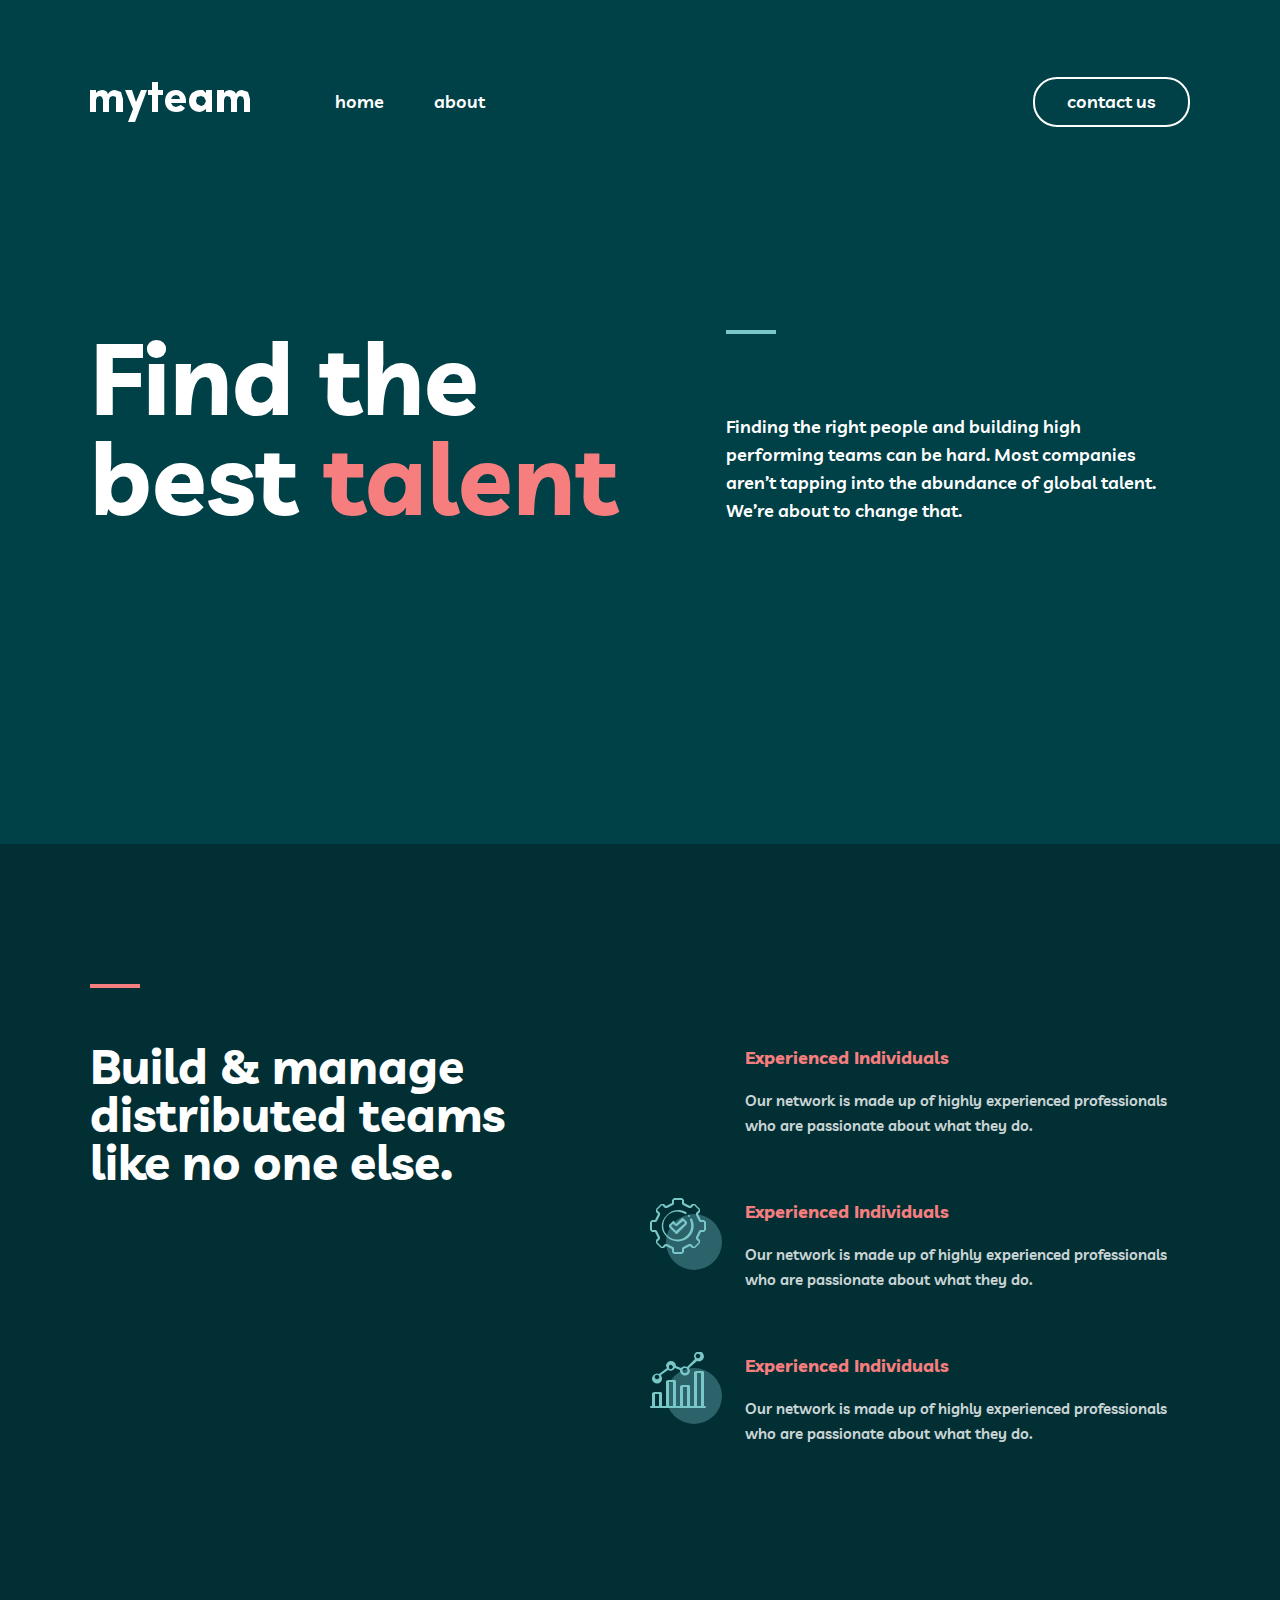
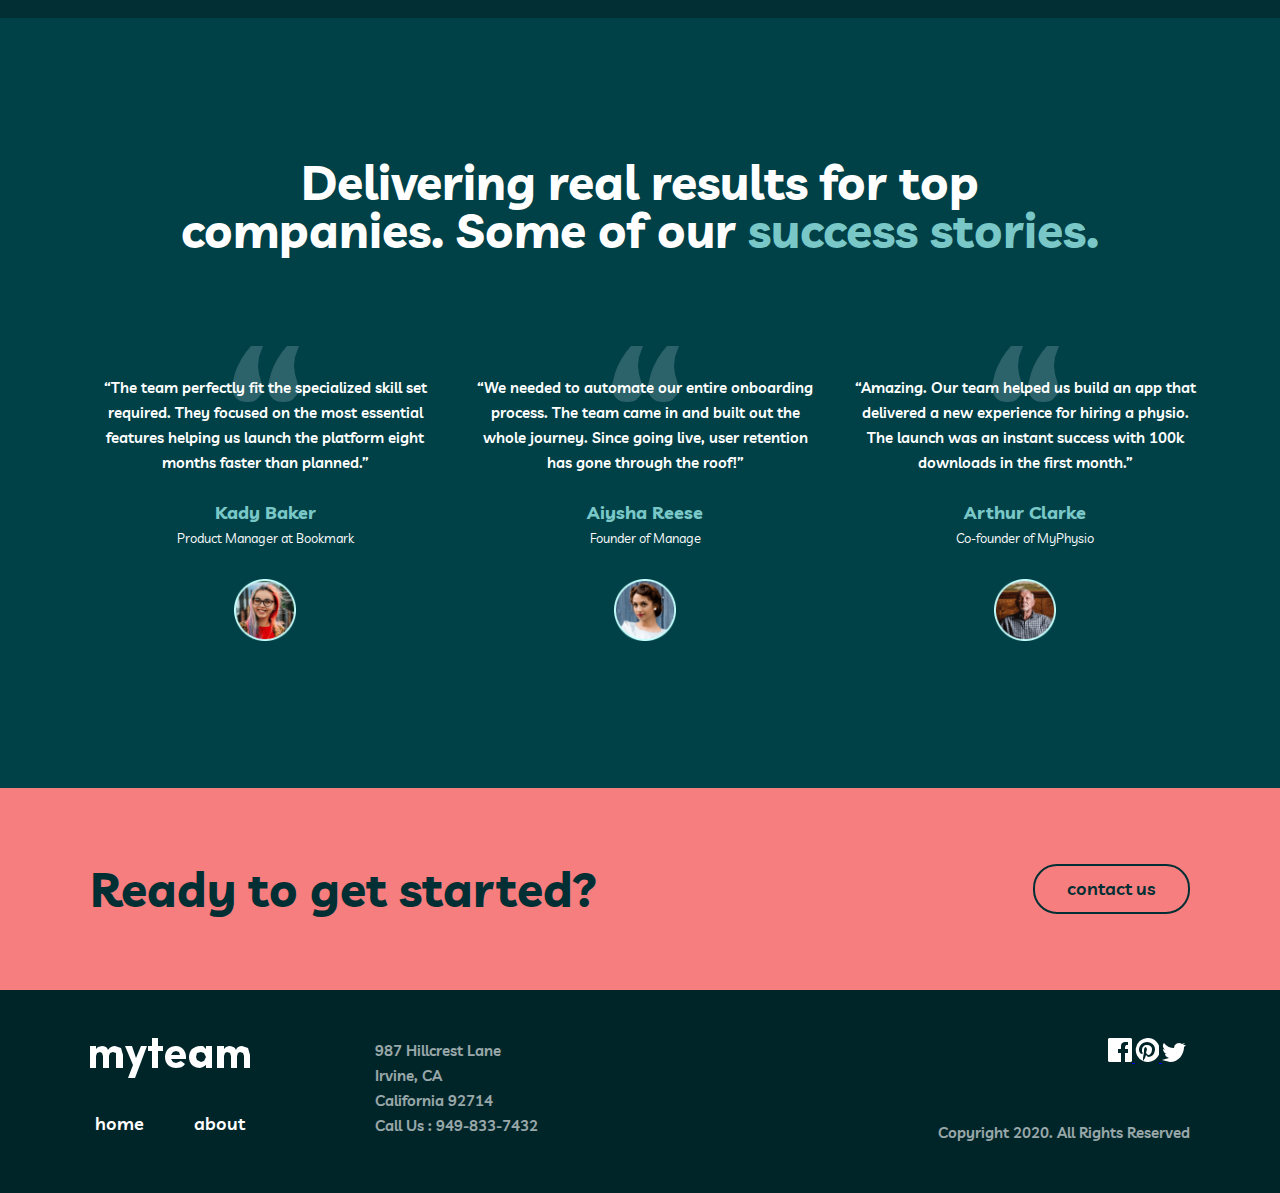
<file: index.html>
<!DOCTYPE html>
<html lang="en">
<head>
    <meta charset="UTF-8">
    <meta http-equiv="X-UA-Compatible" content="IE=edge">
    <meta name="viewport" content="width=device-width, initial-scale=1.0">
    <title>My team</title>
    <!-- Normalize css -->
    <link rel="stylesheet" href="css/normalize.css">
    <!-- Main mini css -->
    <link rel="stylesheet" href="css/main.mini.css">
    <!-- Main css -->
    <!-- <link rel="stylesheet" href="css/main.css"> -->
</head>
<body>
    
    <!-- Header -->
    <header class="header">
        <div class="header-container container">
            <a class="header-logo" href="#">
                <img class="header-logo-img" src="img/logo.svg" alt="logo" width="160" height="40">
            </a>
            
            <nav class="headernav">
                <ul class="headernav-ul">
                    <li class="headernav-li">
                        <a class="header-link" href="index.html">
                            <span></span>
                            <span></span>
                            <span></span>
                            <span></span>
                            home
                        </a>
                    </li>
                    <li class="headernav-li">
                        <a class="header-link" href="about.html" target="_blank">
                            <span></span>
                            <span></span>
                            <span></span>
                            <span></span>
                            about
                        </a>
                    </li>
                </ul>
            </nav>
            <a class="buttom buttom-link" href="contact.html" target="_blank">contact us</a>
            
            <!-- Hamburger button -->
            <a class="hamburger" href="#">
                <img class="hamburger-img" src="img/Group2.svg" alt="Group2" width="20" height="17">
            </a>
            
        </div>
    </header>
    
    <!-- Main -->
    <main class="main">
        
        <!-- Section -->
        <section class="site-section">
            <div class="site-section-container container">
                
                <h1 class="site-section-container-h1">Find the <span class="title">best <span>talent </span></span></h1>
                
                <div class="site-section-container-div">
                    <span class="line"></span>
                    <p class="site-section-container-div-p">
                        Finding the right people and building high performing teams can be hard. Most companies aren’t tapping into the abundance of global talent. We’re about to change that.
                    </p>
                    
                </div>
            </div>
        </section>
        
        <!-- Section -->
        <section class="secondpart">
            <div class="secondpart-div container">
                
                <div class="teams-div">
                    <span class="span-line"></span>
                    <h2 class="teams-div-title">
                        Build & manage distributed teams like no one else.
                    </h2>
                </div>
                
                <ul class="secondpart-div-ul">
                    <li class="secondpart-div-li">
                        <div class="li-div">
                            <h3 class="il-div-h3">Experienced Individuals</h3>
                            <p class="li-div-p">
                                Our network is made up of highly experienced professionals who are passionate about what they do.
                            </p>
                        </div>
                    </li>
                    <li class="secondpart-div-li li1">
                        <div class="li-div">
                            <h3 class="il-div-h3">Experienced Individuals</h3>
                            <p class="li-div-p">
                                Our network is made up of highly experienced professionals who are passionate about what they do.
                            </p>
                        </div>
                    </li>
                    <li class="secondpart-div-li li2">
                        <div class="li-div">
                            <h3 class="il-div-h3">Experienced Individuals</h3>
                            <p class="li-div-p">
                                Our network is made up of highly experienced professionals who are passionate about what they do.
                            </p>
                        </div>
                    </li>
                </ul>
            </div>
        </section>
        
        <!-- Section -->
        <section class="section-campaign">
            <div class="section-campaign-container container">
                <h2 class="section-campaign-h2">
                    Delivering real results for top companies. Some of our 
                    <span class="section-campaign-span">success stories.</span>
                </h2>
                <ul class="section-campaign-ul">
                    <li class="section-campaign-li">
                        <img class="absolute" src="img/“.svg" alt="“" width="67" height="56">
                        <p class="section-campaign-li-p">
                            “The team perfectly fit the specialized skill set required. They focused on the most essential features helping us launch the platform eight months faster than planned.”
                        </p>
                        <h3 class="section-campaign-li-h3">Kady Baker</h3>
                        <p class="section-campaign-lip">Product Manager at Bookmark</p>
                        <img class="section-campaign-li-img" src="img/Oval.png" alt="Oval" width="62" height="62">
                    </li>
                    <li class="section-campaign-li">
                        <img class="absolute" src="img/“.svg" alt="“">
                        <p class="section-campaign-li-p">
                            “We needed to automate our entire onboarding process. The team came in and built out the whole journey. Since going live, user retention has gone through the roof!”
                        </p>
                        <h3 class="section-campaign-li-h3">Aiysha Reese</h3>
                        <p class="section-campaign-lip">Founder of Manage</p>
                        <img class="section-campaign-li-img" src="img/OvalCopy5.png" alt="Oval" width="62" height="62">
                    </li>
                    <li class="section-campaign-li">
                        <img class="absolute" src="img/“.svg" alt="“">
                        <p class="section-campaign-li-p">
                            “Amazing. Our team helped us build an app that delivered a new experience for hiring a physio. The launch was an instant success with 100k downloads in the first month.”
                        </p>
                        <h3 class="section-campaign-li-h3">Arthur Clarke</h3>
                        <p class="section-campaign-lip">Co-founder of MyPhysio</p>
                        <img class="section-campaign-li-img" src="img/OvalCopy6.png" alt="Oval" width="62" height="62">
                    </li>
                </ul>
            </div>
        </section>

        <!-- Section -->
        <section class="section-box">
            <div class="section-box-container container">
                <h2 class="box-h2">Ready to get started?</h2>
                <a class="box-link" href="#">
                    contact us
                </a>
            </div>
        </section>
        
    </main>

    <!-- Footer -->
    <footer class="footer">
        <div class="footer-div-container container">
            <!-- Footerni logo qismi -->
            <div class="footerdiv">
                <div class="footer-logo">
                    <img src="img/logo.svg" alt="logo">
                    <nav class="headernav nav">
                        <ul class="headernavul">
                            <li class="headernavli navli">
                                <a class="header-link" href="index.html">
                                    <span></span>
                                    <span></span>
                                    <span></span>
                                    <span></span>
                                    home
                                </a>
                            </li>
                            <li class="headernavli navli">
                                <a class="header-link" href="about.html" target="_blank">
                                    <span></span>
                                    <span></span>
                                    <span></span>
                                    <span></span>
                                    about
                                </a>
                            </li>
                        </ul>
                    </nav>
                </div>

                <div class="footer_div">
                    <p>987  Hillcrest Lane</p>
                    <p>Irvine, CA</p>
                    <p>California 92714</p>
                    <p>Call Us : 949-833-7432</p>
                </div>
            </div>

            
            <div class="footer-li-div">
                <div class="div">
                    <a class="footer-li-div-a" href="https://www.facebook.com/">
                        <img src="img/fecbook.svg" alt="logo">
                    </a>
                    <a class="footer-li-div-a" href="https://twitter.com/path">
                        <img src="img/Path.svg" alt="logo">
                    </a>
                    <a class="footer-li-div-a" href="https://twitter.com/">
                        <img src="img/twtter.svg" alt="logo">
                    </a>
                </div>
                <p class="p">Copyright 2020. All Rights Reserved</p>
            </div>
        </div>
    </footer>
    
</body>
</html>
</file>
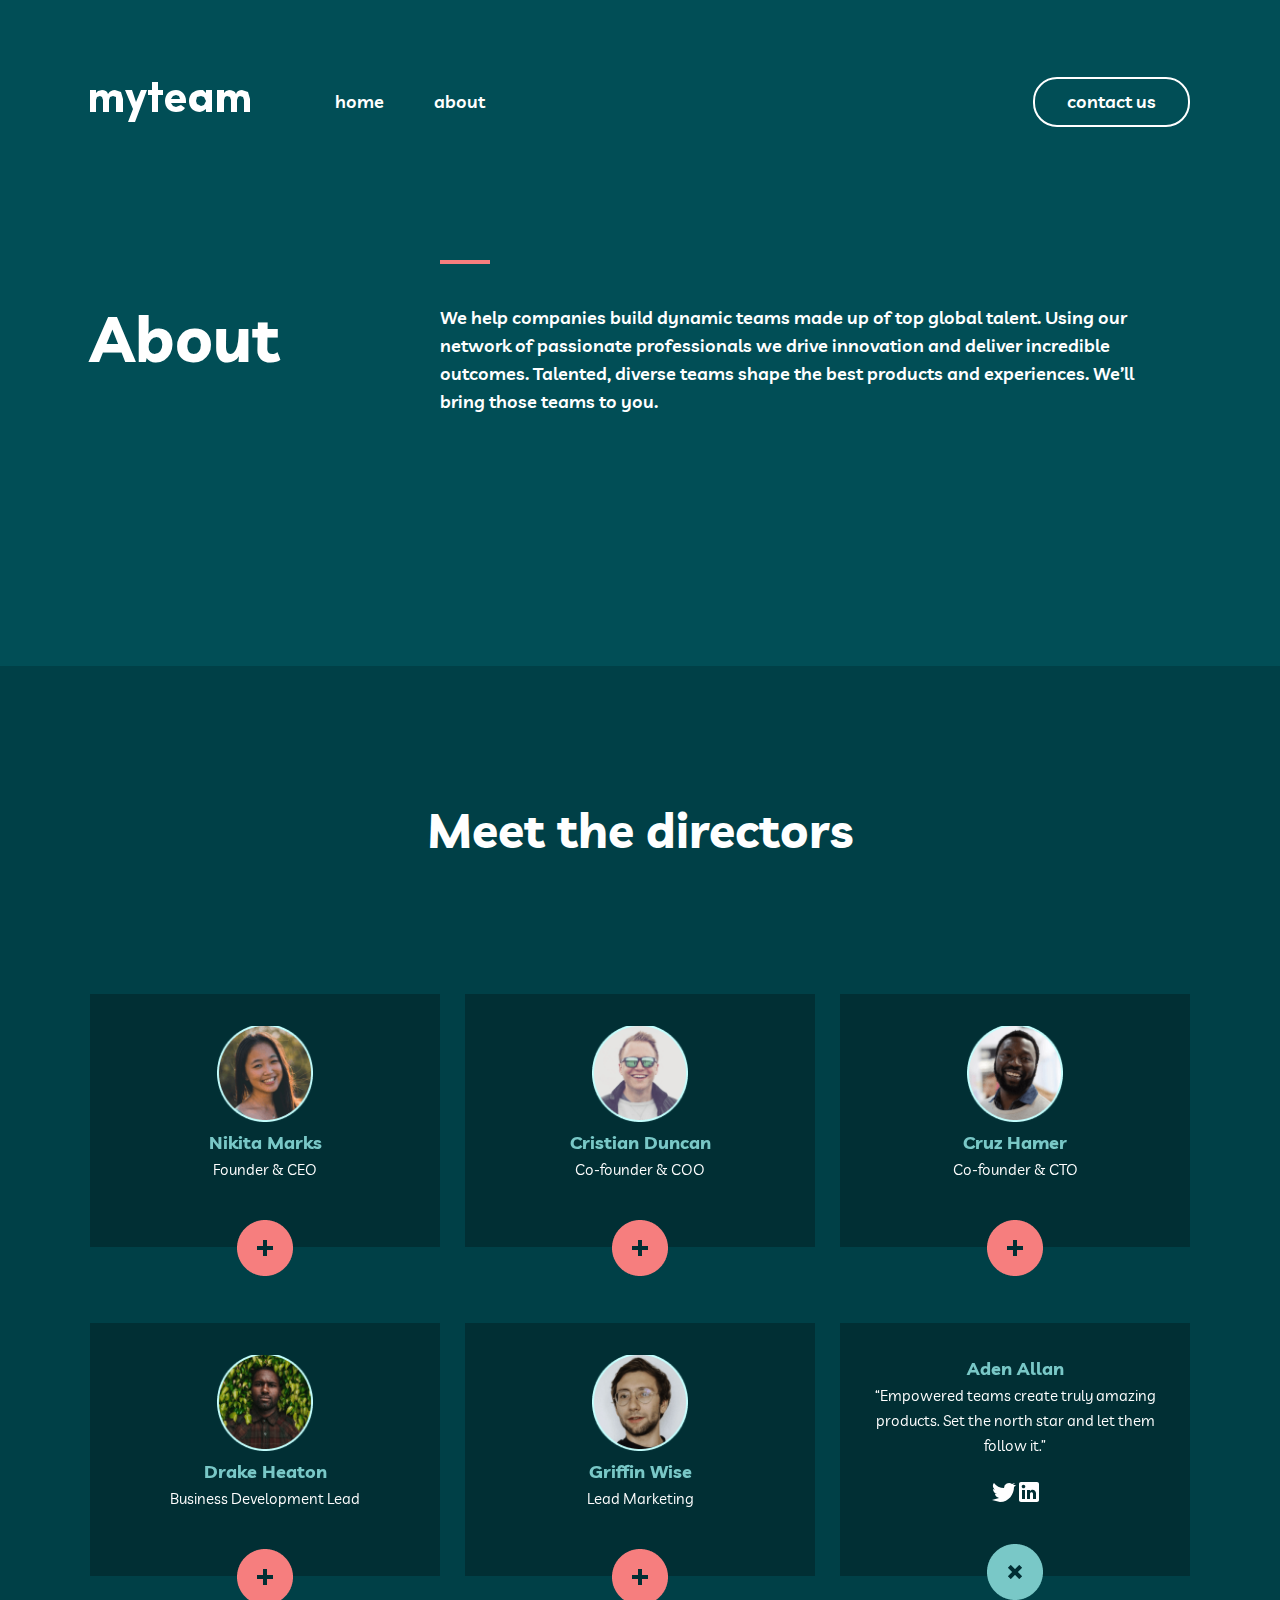
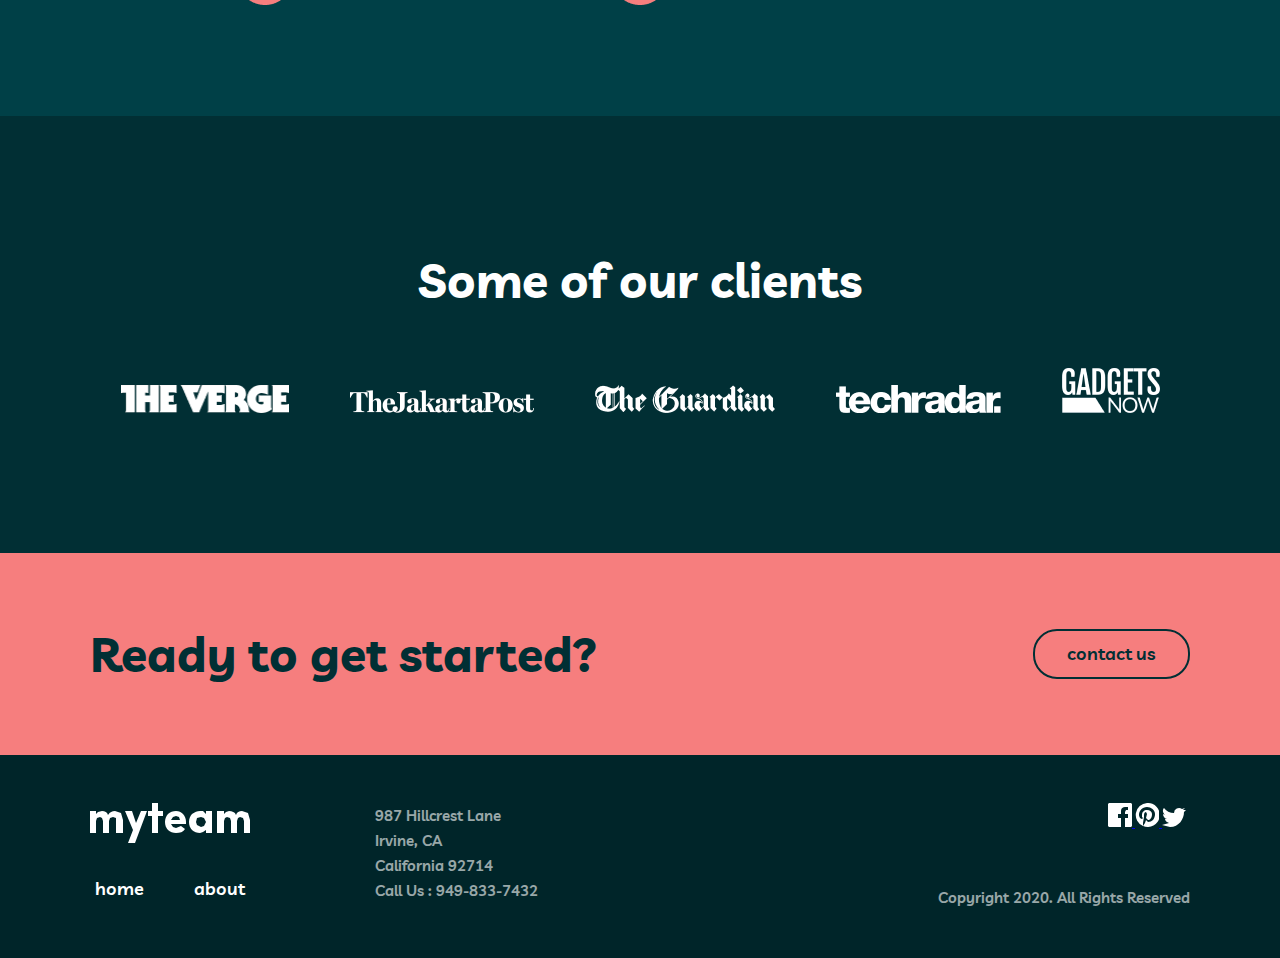
<file: about.html>
<!DOCTYPE html>
<html lang="en">
<head>
    <meta charset="UTF-8">
    <meta http-equiv="X-UA-Compatible" content="IE=edge">
    <meta name="viewport" content="width=device-width, initial-scale=1.0">
    <title>About</title>
    <!-- Normalize css -->
    <link rel="stylesheet" href="css/normalize.css">
    <!-- main mini css -->
    <!-- <link rel="stylesheet" href="css/main.mini2.css"> -->
    <!-- Main css -->
    <link rel="stylesheet" href="css/main2.css">
</head>
<body>
    
    <!-- Header -->
    <header class="header">
        <div class="header-container container">
            <a class="header-logo" href="#">
                <img class="header-logo-img" src="img/logo.svg" alt="logo" width="160" height="40">
            </a>
            
            <nav class="headernav">
                <ul class="headernav-ul">
                    <li class="headernav-li">
                        <a class="header-link" href="index.html" target="_blank">
                            <span></span>
                            <span></span>
                            <span></span>
                            <span></span>
                            home
                        </a>
                    </li>
                    <li class="headernav-li">
                        <a class="header-link" href="about.html" target="_blank">
                            <span></span>
                            <span></span>
                            <span></span>
                            <span></span>
                            about
                        </a>
                    </li>
                </ul>
            </nav>
            <a class="buttom buttom-link" href="contact.html" target="_blank">contact us</a>
            
            <!-- Hamburger button -->
            <a class="hamburger" href="#">
                <img class="hamburger-img" src="img/Group2.svg" alt="Group2" width="20" height="17">
            </a>
            
        </div>
    </header>

    <!-- Main -->
    <main class="main">

        <!-- Section -->
        <section class="site-section">
            <div class="site-section-container container">
                
                <h1 class="site-section-container-h1">About</h1>
                
                <div class="site-section-container-div">
                    <span class="line"></span>
                    <p class="site-section-container-div-p">
                        We help companies build dynamic teams made up of top global talent. Using our network of passionate professionals we drive innovation and deliver incredible outcomes. Talented, diverse teams shape the best products and experiences. We’ll bring those teams to you.
                    </p>
                </div>
            </div>
        </section>

        <!-- Section -->
        <section class="section2">
            <div class="section2-container container">
                <h2 class="section2-h2">Meet the directors</h2>
                <ul class="section2-ul">
                    <li class="section2-li" data-tilt>
                        <img class="section2-img" src="about-img/opa.png" alt="opa" width="96px" height="96">
                        <h4 class="section2-h4">Nikita Marks</h4>
                        <p class="section2-p">Founder & CEO</p>
                        <img src="about-img/Group13.png" alt="Group13" width="56" height="56">
                    </li>
                    <li class="section2-li" data-tilt>
                        <img  class="section2-img"  src="about-img/aka2.png" alt="aka" width="96px" height="96">
                        <h4  class="section2-h4">Cristian Duncan</h4>
                        <p class="section2-p">Co-founder & COO</p>
                        <img src="about-img/Group13.png" alt="Group13" width="56" height="56">
                    </li>
                    <li class="section2-li" data-tilt>
                        <img  class="section2-img"  src="about-img/aka.png" alt="opa" width="96px" height="96">
                        <h4  class="section2-h4">Cruz Hamer</h4>
                        <p class="section2-p">Co-founder & CTO</p>
                        <img src="about-img/Group13.png" alt="Group13" width="56" height="56">
                    </li>
                    <li class="section2-li" data-tilt>
                        <img  class="section2-img"  src="about-img/aka3.png" alt="opa" width="96px" height="96">
                        <h4  class="section2-h4">Drake Heaton</h4>
                        <p class="section2-p">Business Development Lead</p>
                        <img src="about-img/Group13.png" alt="Group13" width="56" height="56">
                    </li>
                    <li class="section2-li" data-tilt>
                        <img  class="section2-img"  src="about-img/aka4.png" alt="opa" width="96px" height="96">
                        <h4  class="section2-h4">Griffin Wise</h4>
                        <p class="section2-p">Lead Marketing</p>
                        <img src="about-img/Group13.png" alt="Group13" width="56" height="56">
                    </li>
                    <li class="section2-li" data-tilt>
                        <h4  class="section2-h4">Aden Allan</h4>
                        <p class="section2p">
                            “Empowered teams create truly amazing products. Set the north star and let them follow it.”
                        </p>
                        <div class="img">
                            <img src="img/twtter.svg" alt="twtter" width="24" height="19">
                            <img src="about-img/in.svg" alt="in" width="20" height="20">
                        </div>
                        <img src="about-img/x.png" alt="Group13" width="56" height="56">
                    </li>
                </ul>
            </div>
        </section>

        <!-- Section -->
        <section class="section3">
            <div class="srction3-div-container container">
                 <h2 class="section3-h2">Some of our clients</h2>
                 <div class="section3-img">
                    <img class="section3img" src="about-img/verge.png" alt="logo" width="168" height="28">
                    <img class="section3img" src="about-img/jakarta.png" alt="logo" width="184" height="23">
                    <img class="section3img" src="about-img/guardian.png" alt="logo" width="180" height="28">
                    <img class="section3img" src="about-img/teachradar.png" alt="logo" width="165" height="28">
                    <img class="img3" src="about-img/gadgets-now.png" alt="logo" width="98" height="45">
                 </div>
            </div>
        </section>

        <!-- Section -->
        <section class="section-box">
            <div class="section-box-container container">
                <h2 class="box-h2">Ready to get started?</h2>
                <a class="box-link" href="contact.html">
                    contact us
                </a>
            </div>
        </section>

    </main>

    <!-- Footer -->
    <footer class="footer">
        <div class="footer-div-container container">
            <!-- Footerni logo qismi -->
            <div class="footerdiv">
                <div class="footer-logo">
                    <img src="img/logo.svg" alt="logo">
                    <nav class="headernav nav">
                        <ul class="headernavul">
                            <li class="headernavli navli">
                                <a class="header-link" href="index.html">
                                    <span></span>
                                    <span></span>
                                    <span></span>
                                    <span></span>
                                    home
                                </a>
                            </li>
                            <li class="headernavli navli">
                                <a class="header-link" href="about.html" target="_blank">
                                    <span></span>
                                    <span></span>
                                    <span></span>
                                    <span></span>
                                    about
                                </a>
                            </li>
                        </ul>
                    </nav>
                </div>

                <div class="footer_div">
                    <p>987  Hillcrest Lane</p>
                    <p>Irvine, CA</p>
                    <p>California 92714</p>
                    <p>Call Us : 949-833-7432</p>
                </div>
            </div>

            
            <div class="footer-li-div">
                <div class="div">
                    <a class="footer-li-div-a" href="https://www.facebook.com/">
                        <img src="img/fecbook.svg" alt="logo">
                    </a>
                    <a class="footer-li-div-a" href="https://twitter.com/path">
                        <img src="img/Path.svg" alt="logo">
                    </a>
                    <a class="footer-li-div-a" href="https://twitter.com/">
                        <img src="img/twtter.svg" alt="logo">
                    </a>
                </div>
                <p class="p">Copyright 2020. All Rights Reserved</p>
            </div>
        </div>
    </footer>

    <script src="vanilla-tilt.babel.min.js"></script>
</body>
</html>
</file>
<file: css/main.mini.css>
@import url(https://fonts.googleapis.com/css2?family=Livvic:wght@600;700&display=swap);body,html{height:100%}.buttom,.header-link{font-weight:600;font-size:18px;line-height:28px;font-style:normal}.li1::before,.li2::before,.secondpart-div-li::before{content:"";width:72px;height:72px;margin-right:23px}.box-link,.buttom-link,.header-link{text-decoration:none;transition:.5s linear}.headernav-ul,.headernavul,.secondpart-div-ul{list-style:none}*{margin:0;padding:0;box-sizing:border-box}html{scroll-behavior:smooth}body{display:flex;flex-direction:column;font-size:15px;line-height:25px;background-color:#004047;font-family:Livvic,Arial,sans-serif;color:#fff}img{max-width:100%;height:auto}.container{width:100%;max-width:1148px;margin-right:auto;margin-left:auto;padding-right:24px;padding-left:24px}.buttom{padding:9px 32px;border-radius:24px}.buttom-link{color:#fff;border:2px solid #fff}.buttom-link:hover{box-shadow:0 0 10px #fff,0 0 20px #fff,0 0 40px #79c8c7;background-color:#fff;color:#002529}.header{padding-top:77px;padding-bottom:133px}.header-container,.site-section-container{display:flex;align-items:center}.header-logo{display:block;margin-right:80px}.header-logo-img{display:block;width:160px;height:40px}.headernav{margin-right:auto}.headernav-ul{display:flex}.headernav-li:last-child,.headernavli:last-child{margin-left:40px}.header-link{position:relative;color:#fff;padding:1px 5px}.il-div-h3,.site-section-container-h1 .title span{color:#f67e7e}.header-link:hover{color:#f67e7e;background-color:#fff;box-shadow:0 0 10px #fff,0 0 20px #00b3ff,0 0 40px #00b3ff}.header-link span{display:block;position:absolute;background-color:#f67e7e;transition:.4s ease-in-out}.header-link span:nth-child(odd){width:0%;height:2px}.header-link span:nth-child(2n){width:2px;height:0%}.header-link span:first-child{left:0;bottom:0}.header-link span:nth-child(2){right:0;bottom:0}.header-link span:nth-child(3){right:0;top:0}.header-link span:nth-child(4){top:0;left:0}.header-link:hover span:nth-child(odd){width:100%;height:1px}.header-link:hover span:nth-child(2n){width:1px;height:100%}.hamburger{display:none}.hamburger-img{display:block;background:0 0;border:none}@media only screen and (max-width:768px){.header{width:100%;padding-top:72px;padding-bottom:120px}.header-logo{display:block;margin-right:48px}.header-logo-img{width:127px;height:34px}.buttom-link:hover{background-color:transparent;color:#fff}.header-link span{display:none}.header-link:hover{color:#fff;background-color:#004047;box-shadow:0 0 0 #fff,0 0 0 #00b3ff,0 0 0 #00b3ff}}.line,.title{display:block}.site-section{padding-bottom:250px}.site-section-container-h1{width:636px;display:block;font-style:normal;font-weight:700;font-size:100px;line-height:100px}.line{width:50px;height:4px;margin-bottom:79px;background-color:#79c8c7}.site-section-container-div-p{width:445px;font-style:normal;font-weight:600;font-size:18px;line-height:28px}.il-div-h3,.teams-div-title{font-weight:700;font-style:normal}@media only screen and (max-width:768px){.site-section-container{width:100%;display:flex;flex-direction:column;text-align:center;align-items:center}.site-section-container-h1{font-size:64px;line-height:56px;margin-bottom:24px}.line{display:none}.site-section-container-div-p{width:457px;font-size:15px;line-height:28px}}.secondpart{padding-top:140px;padding-bottom:140px;background-color:#012f34}.secondpart-div{display:flex;align-items:flex-start;justify-content:space-between}.span-line{width:50px;height:4px;display:block;margin-bottom:54px;background-color:#f67e7e}.li-div,.teams-div{width:445px}.teams-div-title{font-size:48px;line-height:48px}.secondpart-div-li{width:540px;display:flex;margin-top:60px;margin-bottom:32px}.secondpart-div-li::before{display:block}.li1::before{display:block;background-image:url(../img/Group12.svg)}.li2::before{display:block;background-image:url(../img/Group13.svg)}.il-div-h3{margin-bottom:16px;font-size:18px;line-height:28px}.li-div-p{font-style:normal;font-weight:600;font-size:15px;line-height:25px;opacity:.8}@media only screen and (max-width:768px){.secondpart{padding-top:100px;padding-bottom:100px}.secondpart-div{display:block;padding-left:98px}.span-line{margin-bottom:32px}.teams-div{margin-bottom:64px}.teams-div-title{font-size:32px;line-height:32px}}.section-campaign{padding-top:140px;padding-bottom:140px;background-color:#004047}.section-campaign-container{text-align:center}.section-campaign-h2{width:932px;margin-left:auto;margin-right:auto;font-style:normal;font-weight:700;font-size:48px;line-height:48px}.section-campaign-span{color:#79c8c7}.section-campaign-ul{display:flex;margin-top:92px;list-style:none}.section-campaign-li:not(:last-child){margin-right:30px}.absolute{margin-bottom:-34px}.section-campaign-li-p{width:350px;font-style:normal;font-weight:600;font-size:15px;line-height:25px;margin-bottom:24px}.section-campaign-li-h3{font-style:normal;font-weight:700;font-size:18px;line-height:28px;color:#79c8c7;margin-bottom:2px}.box-h2,.box-link{font-style:normal;color:#012f34}.section-campaign-lip{width:350px;top:150px;font-size:13px;line-height:18px;margin-bottom:32px}.section-campaign-li-img{width:62px;height:62px}@media only screen and (max-width:768px){.section-campaign{padding-top:100px;padding-bottom:100px}.section-campaign-h2{width:573px;font-size:32px;line-height:32px}.section-campaign-span{display:block}.section-campaign-ul{margin-left:auto;display:block;margin-top:84px;list-style:none}.section-campaign-li:not(:last-child){margin-bottom:84px;margin-left:auto;margin-right:auto}.absolute{margin-bottom:-35px}.section-campaign-li-p,.section-campaign-lip{margin-left:auto;margin-right:auto;margin-bottom:16px}.section-campaign-li-p{width:573px}.section-campaign-lip{width:350px}}@media only screen and (max-width:576px){.header{width:100%;padding-top:48px;padding-bottom:80px}.buttom,.headernav-ul,.line{display:none}.hamburger{display:block}.hamburger-img{border:none;display:block;margin-left:auto;background:0 0}.site-section-container{width:100%;display:flex;flex-direction:column;text-align:center}.site-section-container-h1{width:100%;max-width:327px;font-size:40px;line-height:40px;margin-bottom:18px}.site-section-container-div-p{width:100%;max-width:327px;font-size:15px;line-height:28px}.secondpart{padding-top:64px;padding-bottom:64px}.secondpart-div{padding-left:24px;padding-right:24px;display:block}.teams-div{width:240px;margin-bottom:56px}.teams-div-title{font-style:normal;font-weight:700;font-size:48px;line-height:48px}.secondpart-div-ul{list-style:none}.secondpart-div-li{width:100%;max-width:327px;display:block;text-align:center;margin:56px auto 48px}.secondpart-div-li::before{margin-left:auto;margin-right:auto}.li1::before,.li2::before{margin-right:auto}.li-div{width:100%;max-width:325px}.il-div-h3{margin-bottom:8px;margin-left:auto}.section-campaign{padding-bottom:164px;background-color:#004047}.section-campaign-container{text-align:center}.section-campaign-h2{width:100%;max-width:327px;font-size:32px;line-height:32px}.section-campaign-span{display:inline}.section-campaign-ul{display:block;margin-top:92px;list-style:none}.section-campaign-li:not(:last-child){margin-bottom:48px}.absolute{margin-bottom:-30px}.section-campaign-li-p,.section-campaign-lip{width:100%;max-width:350px;margin-bottom:16px}}.section-box{background-color:#f67e7e}.section-box-container{display:flex;align-items:center;justify-content:space-between;padding-top:76px;padding-bottom:76px}.box-h2{font-weight:700;font-size:48px;line-height:48px}.box-link{padding:9px 32px;font-weight:600;font-size:18px;line-height:28px;border:2px solid #012f34;border-radius:24px}.box-link:hover{color:#fff;box-shadow:0 0 10px #fff,0 0 20px #ff5d5d,0 0 100px red;background-color:#002529}.footerdiv,.headernavul{display:flex}.footer_div,.p{font-style:normal;font-weight:600;font-size:15px;line-height:25px;opacity:.6}.footer{padding-top:48px;padding-bottom:48px;background-color:#002529}.footer-div-container{display:flex;justify-content:space-between}.nav{margin-top:25px}.footer-logo{margin-right:125px}.footer_div{margin-left:auto;text-align:left}.div{margin-left:170px}.p{margin-top:51px}@media only screen and (max-width:768px){.section-box{background-color:#f67e7e}.section-box-container{display:flex;align-items:center;justify-content:space-between;padding-top:76px;padding-bottom:76px}.box-h2{font-style:normal;font-weight:700;font-size:32px;line-height:32px;color:#012f34}.box-link:hover{color:#fff;box-shadow:none;background-color:#002529}.footer{position:relative;padding-top:48px;padding-bottom:48px;background-color:#002529}.footer-div-container{display:block;justify-content:space-between}.nav{margin-top:53px}.footer-li{position:absolute;width:200px}.footer_div{margin-left:auto;margin-bottom:40px;text-align:right}.footer-li-div{margin-top:34px;display:flex;justify-content:space-between}.div{margin-left:0}.p{margin-top:0;font-style:normal;font-weight:600;font-size:15px;line-height:25px;opacity:.6}}@media only screen and (max-width:568px){.section-box-container{display:block;text-align:center;padding-top:82px;padding-bottom:83px}.box-h2{width:100%;max-width:327px;margin-left:auto;margin-right:auto;margin-bottom:24px;font-size:32px;line-height:32px}.box-link:hover{color:#fff;box-shadow:0 0 10 #fff,0 0 20 #ff5d5d,0 0 100 red;background-color:#002529}.headernavul,.nav{margin-top:24px}.footer{padding-top:66px;padding-bottom:64px}.footer-div-container{display:block;text-align:center}.headernavul{display:flex;list-style:none;justify-content:center;margin-bottom:24px}.footer-li-div{display:inline;text-align:center}.footer-logo{margin-right:0}.footerdiv{display:block}.footer_div{margin-left:0;margin-bottom:40px;text-align:center}.div{width:110px;justify-content:space-between;margin-left:auto;margin-right:auto}.p{margin-top:16px;font-style:normal;font-weight:600;font-size:15px;line-height:25px;opacity:.6}}
</file>
<file: css/main.css>
@import url('https://fonts.googleapis.com/css2?family=Livvic:wght@600;700&display=swap');

* {
    margin: 0;
    padding: 0;
    box-sizing: border-box;
}

html {
    height: 100%;
    scroll-behavior: smooth;
}

body {
    height: 100%;
    display: flex;
    flex-direction: column;
    font-size: 15px;
    line-height: 25px;
    background-color:rgba(0, 64, 71, 1);
    font-family: 'Livvic', "Arial", sans-serif;
    color: #fff;
}

img {
    max-width: 100%;
    height: auto;
}

.container {
    width: 100%;
    max-width: 1148px;
    margin-right: auto;
    margin-left: auto;
    padding-right: 24px;
    padding-left: 24px;
}


/* Buttom */

.buttom {
    padding: 9px 32px;
    border-radius: 24px;
    font-style: normal;
    font-weight: 600;
    font-size: 18px;
    line-height: 28px;
}

.buttom-link {
    color: #fff;
    border: 2px solid #FFFFFF;
    text-decoration: none;
    transition: all 0.5s linear;
}

.buttom-link:hover {
    box-shadow: 0 0 10px #fff, 0 0 20px #fff, 0 0 40px #79C8C7;
    background-color: #fff;
    color: #002529;
}


/* Header qismi */

.header {
    padding-top: 77px;
    padding-bottom: 133px;
}

.header-container {
    display: flex;
    align-items: center;
}

.header-logo {
    display: block;
    margin-right: 80px;
}

.header-logo-img {
    display: block;
    width: 160px;
    height: 40px;
}

.headernav {
    margin-right: auto;
}

.headernav-ul {
    list-style: none;
    display: flex;
}

.headernav-li:last-child {
    margin-left: 40px;
}

.header-link {
    position: relative;
    color: #fff;
    padding: 1px 5px;
    font-style: normal;
    font-weight: 600;
    font-size: 18px;
    line-height: 28px;
    text-decoration: none;
    transition: all 0.5s linear;
}

.header-link:hover {
    color: #F67E7E;
    background-color: #fff;
    box-shadow: 0 0 10px #fff, 0 0 20px #00b3ff, 0 0 40px #00b3ff;
}


.header-link span {
    display: block;
    position: absolute;
    background-color: #F67E7E;
    transition: all .4s ease-in-out;
}

.header-link span:nth-child(odd) {
    width: 0%;
    height: 2px;
}

.header-link span:nth-child(even) {
    width: 2px;
    height: 0%;
}

.header-link span:nth-child(1){
    left: 0;
    bottom: 0;
}
.header-link span:nth-child(2){
    right: 0;
    bottom: 0;
}
.header-link span:nth-child(3){
    right: 0;
    top: 0;
}
.header-link span:nth-child(4){
    top: 0;
    left: 0;
}

.header-link:hover span:nth-child(odd){
    width: 100%;
    height: 1px;
}

.header-link:hover span:nth-child(even){
    width: 1px;
    height: 100%;
}

.hamburger {
    display: none;
}
.hamburger-img {
    display: block;
    background: transparent;
    border: none;
}


/* Tablet */
@media only screen and (max-width: 768px) {
    .header {
        width: 100%;
        padding-top: 72px;
        padding-bottom: 120px;
    }

    .header-logo {
        display: block;
        margin-right: 48px;
    }

    .header-logo-img {
        width: 127px;
        height: 34px;
    }

    .buttom-link:hover {
        background-color: transparent;
        color: #fff;
    }

    .header-link span {
        display: none;
    }

    .header-link:hover {
        color: #fff;
        background-color: #004047;
        box-shadow: 0 0 0 #fff, 0 0 0 #00b3ff, 0 0 0 #00b3ff;
    }
}


/* Mobile */
@media only screen and (max-width: 576px) {
    .header {
        width: 100%;
        padding-top: 48px;
        padding-bottom: 80px;
    }

    .headernav-ul {
        display: none;
    }

    .buttom {
        display: none;
    }

    .hamburger {
        display: block;
    }

    .hamburger-img {
        border: none;
        display: block;
        margin-left: auto;
        background: transparent;
    }
}

/* Section */

.site-section {
    padding-bottom: 250px;
}

.site-section-container {
    display: flex;
    align-items: center;
}

.site-section-container-h1 {
    width: 636px;
    display: block;
    font-style: normal;
    font-weight: 700;
    font-size: 100px;
    line-height: 100px;
}

.site-section-container-h1 .title span {
    color: rgba(246, 126, 126, 1);
}

.title {
    display: block;
}

.line {
    display: block;
    width: 50px;
    height: 4px;
    margin-bottom: 79px;
    background-color: #79C8C7;
}

.site-section-container-div-p {
    width: 445px;
    font-style: normal;
    font-weight: 600;
    font-size: 18px;
    line-height: 28px;
}


/* Teblet */
@media only screen and (max-width: 768px) {
    .site-section-container {
        width: 100%;
        display: flex;
        flex-direction: column;
        text-align: center;
        align-items: center;
    }
    
    .site-section-container-h1 {
        font-size: 64px;
        line-height: 56px;
        margin-bottom: 24px;
    }
    
    .line {
        display: none;
    }
    
    .site-section-container-div-p {
        width: 457px;
        font-size: 15px;
        line-height: 28px;
    }
}


/* Mobile */
@media only screen and (max-width: 576px) {
    .site-section-container {
        width: 100%;
        display: flex;
        flex-direction: column;
        text-align: center;
    }
    
    .site-section-container-h1 {
        width: 100%;
        max-width: 327px;
        font-size: 40px;
        line-height: 40px;
        margin-bottom: 18px;
    }
    
    .line {
        display: none;
    }
    
    .site-section-container-div-p {
        width: 100%;
        max-width: 327px;
        font-size: 15px;
        line-height: 28px;
    }
}

/* Section */
.secondpart {
    padding-top: 140px;
    padding-bottom: 140px;
    background-color: rgba(1, 47, 52, 1);
}

.secondpart-div {
    display: flex;
    align-items: flex-start;
    justify-content: space-between;
}

.span-line {
    width: 50px;
    height: 4px;
    display: block;
    margin-bottom: 54px;
    background-color: #F67E7E;
}

.teams-div {
    width: 445px;
}

.teams-div-title {
    font-style: normal;
    font-weight: 700;
    font-size: 48px;
    line-height: 48px;
}

.secondpart-div-ul {
    list-style: none;
}

.secondpart-div-li {
    width: 540px;
    display: flex;
    margin-top: 60px;
    margin-bottom: 32px;
}

.secondpart-div-li::before {
    display: block;
    content: "";
    width: 72px;
    height: 72px;
    margin-right: 23px;
    background-image: url();
}
.li1::before {
    display: block;
    content: "";
    width: 72px;
    height: 72px;
    margin-right: 23px;
    background-image: url(../img/Group12.svg);
}
.li2::before {
    display: block;
    content: "";
    width: 72px;
    height: 72px;
    margin-right: 23px;
    background-image: url(../img/Group13.svg);
}

.li-div {
    width: 445px;
}

.il-div-h3 {
    margin-bottom: 16px;
    font-style: normal;
    font-weight: 700;
    font-size: 18px;
    line-height: 28px;
    color: #F67E7E;
}

.li-div-p {
    font-style: normal;
    font-weight: 600;
    font-size: 15px;
    line-height: 25px;
    opacity: 0.8;
}


/* Teblet */
@media only screen and (max-width: 768px) {
    .secondpart {
        padding-top: 100px;
        padding-bottom: 100px;
    }
    
    .secondpart-div {
        display: block;
        padding-left: 98px;
    }
    
    .span-line {
        margin-bottom: 32px;
    }
    
    .teams-div {
        margin-bottom: 64px;
    }
    
    .teams-div-title {
        font-size: 32px;
        line-height: 32px;
    }
}


/* Mobile */
@media only screen and (max-width: 576px) {
    .secondpart {
        padding-top: 64px;
        padding-bottom: 64px;
    }
    
    .secondpart-div {
        padding-left: 24px;
        padding-right: 24px;
        display: block;
    }
    
    .teams-div {
        width: 240px;
        margin-bottom: 56px;
    }
    
    .teams-div-title {
        font-style: normal;
        font-weight: 700;
        font-size: 48px;
        line-height: 48px;
    }
    
    .secondpart-div-ul {
        list-style: none;
    }
    
    .secondpart-div-li {
        width: 100%;
        max-width: 327px;
        margin-left: auto;
        margin-right: auto;
        display: block;
        text-align: center;
        margin-top: 56px;
        margin-bottom: 48px;
    }
    
    .secondpart-div-li::before {
        margin-left: auto;
        margin-right: auto;
    }
    .li1::before {
        margin-right: auto;
    }
    .li2::before {
        margin-right: auto;
    }
    
    .li-div {
        width: 100%;
        max-width: 325px;
    }
    
    .il-div-h3 {
        margin-bottom: 8px;
        margin-left: auto;
    }
}


/* Section */
.section-campaign {
    padding-top: 140px;
    padding-bottom: 140px;
    background-color: #004047;
}

.section-campaign-container {
    text-align: center;
}

.section-campaign-h2 {
    width: 932px;
    margin-left: auto;
    margin-right: auto;
    font-style: normal;
    font-weight: 700;
    font-size: 48px;
    line-height: 48px;
}

.section-campaign-span {
    color:  rgba(121, 200, 199, 1);
}

.section-campaign-ul {
    display: flex;
    margin-top: 92px;
    list-style: none;
}

.section-campaign-li:not(:last-child) {
    margin-right: 30px;
}

.absolute {
    margin-bottom: -34px;
}

.section-campaign-li-p {
    width: 350px;
    font-style: normal;
    font-weight: 600;
    font-size: 15px;
    line-height: 25px;
    margin-bottom: 24px;
}
.section-campaign-li-h3 {
    font-style: normal;
    font-weight: 700;
    font-size: 18px;
    line-height: 28px;
    color: #79C8C7;
    margin-bottom: 2px;
}
.section-campaign-lip {
    width: 350px;
    top: 150px;
    font-size: 13px;
    line-height: 18px;
    margin-bottom: 32px;
}
.section-campaign-li-img {
    width: 62px;
    height: 62px;
}

/* Tablet */
@media only screen and (max-width: 768px) {
    .section-campaign {
        padding-top: 100px;
        padding-bottom: 100px;
    }
    
    .section-campaign-h2 {
        width: 573px;
        font-size: 32px;
        line-height: 32px;
    }
    
    .section-campaign-span {
        display: block;
    }
    
    .section-campaign-ul {
        margin-left: auto;
        display: block;
        margin-top: 84px;
        list-style: none;
    }
    
    .section-campaign-li:not(:last-child) {
        margin-bottom: 84px;
        margin-left: auto;
        margin-right: auto;
    }

    .absolute {
        margin-bottom: -35px;
    }
    
    .section-campaign-li-p {
        width: 573px;
        margin-left: auto;
        margin-right: auto;
        margin-bottom: 16px;
    }
    .section-campaign-lip {
        width: 350px;
        margin-left: auto;
        margin-right: auto;
        margin-bottom: 16px;
    }
}

/* Mobile */
@media only screen and (max-width: 576px) {
    .section-campaign {
        padding-bottom: 164px;
        background-color: #004047;
    }
    
    .section-campaign-container {
        text-align: center;
    }
    
    .section-campaign-h2 {
        width: 100%;
        max-width: 327px;
        font-size: 32px;
        line-height: 32px;
    }
    
    .section-campaign-span {
        display: inline;
    }
    
    .section-campaign-ul {
        display: block;
        margin-top: 92px;
        list-style: none;
    }
    
    .section-campaign-li:not(:last-child) {
        margin-bottom: 48px;
    }
    
    .absolute {
        margin-bottom: -30px;
    }
    
    .section-campaign-li-p {
        width: 100%;
        max-width: 350px;
        margin-bottom: 16px;
    }
    .section-campaign-lip {
        width: 100%;
        max-width: 350px;
        margin-bottom: 16px;
    }
}


/* Section */
.section-box {
    background-color: #F67E7E;
}
.section-box-container {
    display: flex;
    align-items: center;
    justify-content: space-between;
    padding-top: 76px;
    padding-bottom: 76px;
}

.box-h2 {
    font-style: normal;
    font-weight: 700;
    font-size: 48px;
    line-height: 48px;
    color: #012F34;
}

.box-link {
    padding: 9px 32px;
    font-style: normal;
    font-weight: 600;
    font-size: 18px;
    line-height: 28px;
    border: 2px solid #012F34;
    border-radius: 24px;
    color: #012F34;
    text-decoration: none;
    transition: all 0.5s linear;
}

.box-link:hover {
    color: #fff;
    box-shadow: 0 0 10px #fff, 0 0 20px #ff5d5d, 0 0 100px #ff0000;
    background-color: #002529;
}

@media only screen and (max-width: 768px) {
    .section-box {
        background-color: #F67E7E;
    }
    .section-box-container {
        display: flex;
        align-items: center;
        justify-content: space-between;
        padding-top: 76px;
        padding-bottom: 76px;
    }
    
    .box-h2 {
        font-style: normal;
        font-weight: 700;
        font-size: 32px;
        line-height: 32px;
        color: #012F34;
    }
    
    .box-link:hover {
        color: #fff;
        box-shadow: none;
        background-color: #002529;
    }
}


/* Mobile */
@media only screen and (max-width: 568px) {
    .section-box-container {
        display: block;
        text-align: center;
        padding-top: 82px;
        padding-bottom: 83px;
    }
    
    .box-h2 {
        width: 100%;
        max-width: 327px;
        margin-left: auto;
        margin-right: auto;
        margin-bottom: 24px;
        font-size: 32px;
        line-height: 32px;
    }
    .box-link:hover {
        color: #fff;
        box-shadow: 0 0 10 #fff, 0 0 20 #ff5d5d, 0 0 100 #ff0000;
        background-color: #002529;
    }
}


/* Footer */
.footer {
    padding-top: 48px;
    padding-bottom: 48px;
    background-color: #002529;
}
.footer-div-container {
    display: flex;
    justify-content: space-between;
}

.headernavul {
    display: flex;
    list-style: none;
}

.headernavli:last-child {
    margin-left: 40px;
}

.nav {
    margin-top: 25px;
}

.footerdiv {
    display: flex;
}

.footer-logo {
    margin-right: 125px;
}

.footer_div {
    opacity: 0.6;
    font-style: normal;
    font-weight: 600;
    font-size: 15px;
    line-height: 25px;
    margin-left: auto;
    text-align: left;
}

.div {
    margin-left: 170px;
}

.p {
    margin-top: 51px;
    font-style: normal;
    font-weight: 600;
    font-size: 15px;
    line-height: 25px;
    opacity: 0.6;
}

/* Teblet */
@media only screen and (max-width: 768px) {
    .footer {
        position: relative;
        padding-top: 48px;
        padding-bottom: 48px;
        background-color: #002529;
    }
    .footer-div-container {
        display: block;
        justify-content: space-between;
    }
    
    .nav {
        margin-top: 53px;
    }

    .footer-li {
        position: absolute;
        width: 200px;
    }
    
    .footer_div {
        margin-left: auto;
        margin-bottom: 40px;
        text-align: right;
    }

    .footer-li-div {
        margin-top: 34px;
        display: flex;
        justify-content: space-between;
    }
    
    .div {
        margin-left: 0;
    }
    
    .p {
        margin-top: 0px;
        font-style: normal;
        font-weight: 600;
        font-size: 15px;
        line-height: 25px;
        opacity: 0.6;
    }
}



/* Mobile */
@media only screen and (max-width: 568px) {
    .footer {
        padding-top: 66px;
        padding-bottom: 64px;
    }
    .footer-div-container {
        display: block;
        text-align: center;
    }
    
    .nav {
        margin-top: 24px;
    }

    .headernavul {
        display: flex;
        margin-top: 24px;
        list-style: none;
        justify-content: center;
        margin-bottom: 24px; 
    }

    .footer-li-div {
        display: inline;
        text-align: center;
    }

    .footer-logo {
        margin-right: 0px;
    }

    .footerdiv {
        display: block;
    }
    
    .footer_div {
        margin-left: 0;
        margin-bottom: 40px;
        text-align: center;
    }
    
    .div {
        width: 110px;
        justify-content: space-between;
        margin-left: auto;
        margin-right: auto;
    }
    
    .p {
        margin-top: 16px;
        font-style: normal;
        font-weight: 600;
        font-size: 15px;
        line-height: 25px;
        opacity: 0.6;
    }
}
</file>
<file: css/main.mini2.css>
@import url(https://fonts.googleapis.com/css2?family=Livvic:wght@600;700&display=swap);body,html{height:100%}.buttom,.header-link{font-weight:600;font-size:18px;line-height:28px;font-style:normal}.section2-container,.section3-h2,.section3-img{text-align:center}.box-link,.buttom-link,.header-link{text-decoration:none;transition:.5s linear}.headernav-ul,.headernavul,.section2-ul{list-style:none}*{margin:0;padding:0;box-sizing:border-box}html{scroll-behavior:smooth}body{display:flex;flex-direction:column;font-size:15px;line-height:25px;background-color:#014e56;font-family:Livvic,Arial,sans-serif;color:#fff}img{max-width:100%;height:auto}.container{width:100%;max-width:1148px;margin-right:auto;margin-left:auto;padding-right:24px;padding-left:24px}.buttom{padding:9px 32px;border-radius:24px}.buttom-link{color:#fff;border:2px solid #fff}.buttom-link:hover{box-shadow:0 0 10px #fff,0 0 20px #fff,0 0 40px #79c8c7;background-color:#fff;color:#002529}.header{padding-top:77px;padding-bottom:133px}.header-container,.site-section-container{display:flex;align-items:center}.header-logo{display:block;margin-right:80px}.header-logo-img{display:block;width:160px;height:40px}.headernav{margin-right:auto}.headernav-ul{display:flex}.headernav-li:last-child,.headernavli:last-child{margin-left:40px}.header-link{position:relative;color:#fff;padding:1px 5px}.header-link:hover{color:#f67e7e;background-color:#fff;box-shadow:0 0 10px #fff,0 0 20px #00b3ff,0 0 40px #00b3ff}.header-link span{display:block;position:absolute;background-color:#f67e7e;transition:.4s ease-in-out}.header-link span:nth-child(odd){width:0%;height:2px}.header-link span:nth-child(2n){width:2px;height:0%}.header-link span:first-child{left:0;bottom:0}.header-link span:nth-child(2){right:0;bottom:0}.header-link span:nth-child(3){right:0;top:0}.header-link span:nth-child(4){top:0;left:0}.header-link:hover span:nth-child(odd){width:100%;height:1px}.header-link:hover span:nth-child(2n){width:1px;height:100%}.hamburger{display:none}.hamburger-img{display:block;background:0 0;border:none}@media only screen and (max-width:768px){.header{width:100%;padding-top:72px;padding-bottom:120px}.header-logo{display:block;margin-right:48px}.header-logo-img{width:127px;height:34px}.buttom-link:hover{background-color:transparent;color:#fff}.header-link span{display:none}.header-link:hover{color:#fff;background-color:#004047;box-shadow:0 0 0 #fff,0 0 0 #00b3ff,0 0 0 #00b3ff}}.line,.title{display:block}.site-section{padding-bottom:250px}.site-section-container-h1{width:350px;display:block;margin-top:0;margin-bottom:0;font-style:normal;font-weight:700;font-size:64px;line-height:100px}.line{width:50px;height:4px;margin-bottom:40px;background-color:#f67e7e}.site-section-container-div-p{width:730px;font-style:normal;font-weight:600;font-size:18px;line-height:28px}.box-h2,.section2-h2,.section2-h4,.section3-h2{font-weight:700}@media only screen and (max-width:768px){.site-section-container{width:100%;display:flex;flex-direction:column;text-align:center;align-items:center}.site-section-container-h1{font-size:64px;line-height:56px;margin-bottom:24px}.line{display:none}.site-section-container-div-p{width:457px;font-size:15px;line-height:28px}}@media only screen and (max-width:576px){.header{width:100%;padding-top:48px;padding-bottom:80px}.buttom,.headernav-ul,.line{display:none}.hamburger{display:block}.hamburger-img{border:none;display:block;margin-left:auto;background:0 0}.site-section-container{width:100%;display:flex;flex-direction:column;text-align:center}.site-section-container-h1{width:100%;max-width:327px;font-size:40px;line-height:40px;margin-bottom:18px}.site-section-container-div-p{width:100%;max-width:327px;font-size:15px;line-height:28px}}.section2{padding-top:140px;padding-bottom:140px;background-color:#004047}.section2-h2{font-style:normal;font-size:48px;line-height:48px;margin-bottom:64px}.section2-ul{display:flex;flex-wrap:wrap;justify-content:space-between}.section2-li{width:350px;height:253px;padding:32px;margin-top:76px;background-color:#012f34}.section2-img{width:96px;height:96px}.section2-h4{font-style:normal;font-size:18px;line-height:28px;color:#79c8c7}.box-h2,.box-link{font-style:normal;color:#012f34}.section2-p{font-size:15px;line-height:25px;margin-bottom:38px}.section2p{margin-bottom:24px}.img{margin-bottom:35px;cursor:pointer;justify-content:center}.section3{padding-top:140px;padding-bottom:140px;background:#012f34}.section3-h2{font-style:normal;font-size:48px;line-height:48px;margin-bottom:64px}.section3-img{width:1100px;height:45px;align-items:center;justify-content:center}.section3img{margin-right:58px}.section-box{background-color:#f67e7e}.section-box-container{display:flex;align-items:center;justify-content:space-between;padding-top:76px;padding-bottom:76px}.box-h2{font-size:48px;line-height:48px}.box-link{padding:9px 32px;font-weight:600;font-size:18px;line-height:28px;border:2px solid #012f34;border-radius:24px}.box-link:hover{color:#fff;box-shadow:0 0 10px #fff,0 0 20px #ff5d5d,0 0 100px red;background-color:#002529}.footerdiv,.headernavul{display:flex}.footer_div,.p{font-style:normal;font-weight:600;font-size:15px;line-height:25px;opacity:.6}.footer{padding-top:48px;padding-bottom:48px;background-color:#002529}.footer-div-container{display:flex;justify-content:space-between}.nav{margin-top:25px}.footer-logo{margin-right:125px}.footer_div{margin-left:auto;text-align:left}.div{margin-left:170px}.p{margin-top:51px}@media only screen and (max-width:768px){.section2,.section3{padding-top:100px;padding-bottom:100px}.section2-h2,.section3-h2{font-size:32px;line-height:32px;margin-bottom:48px}.section2-ul{width:100%;justify-content:center}.section2-li{width:100%;max-width:281px;margin-top:76px;margin-right:11px}.section2-li:first-child,.section2-li:nth-child(2){margin-top:0}.section2-p{font-size:15px;line-height:25px;margin-bottom:38px}.section2p{margin-bottom:24px}.img{margin-bottom:20px}.section3-img{width:100%;max-width:689px;height:45px}.section3img{width:103px;height:15px;margin-right:30px}.img3{width:80px;height:30px}.section-box{background-color:#f67e7e}.section-box-container{display:flex;align-items:center;justify-content:space-between;padding-top:76px;padding-bottom:76px}.box-h2{font-style:normal;font-weight:700;font-size:32px;line-height:32px;color:#012f34}.box-link:hover{color:#fff;box-shadow:none;background-color:#002529}.footer{position:relative;padding-top:48px;padding-bottom:48px;background-color:#002529}.footer-div-container{display:block;justify-content:space-between}.nav{margin-top:53px}.footer-li{position:absolute;width:200px}.footer_div{margin-left:auto;margin-bottom:40px;text-align:right}.footer-li-div{margin-top:34px;display:flex;justify-content:space-between}.div{margin-left:0}.p{margin-top:0;font-style:normal;font-weight:600;font-size:15px;line-height:25px;opacity:.6}}@media only screen and (max-width:568px){.section2{padding-top:88px;padding-bottom:88px}.section2-h2{font-size:32px;line-height:32px;margin-bottom:48px}.section2-ul{width:100%;justify-content:center}.section2-li{width:100%;max-width:350px;margin-top:76px;margin-right:11px}.section2-li:first-child{margin-top:0}.section2-li:nth-child(2){margin-top:52px}.section2-p{font-size:13px;line-height:25px;margin-bottom:38px}.section2p{margin-bottom:24px}.img{margin-bottom:20px}.section3{height:655px;padding-top:88px;padding-bottom:88px}.section3-img{width:100%;max-width:160px;height:45px;margin-left:auto;margin-right:auto;align-items:center;text-align:center;justify-content:center}.section3img{width:146px;height:24px;margin-right:0;margin-bottom:56px}.img3{width:100px;height:80}.section-box-container{display:block;text-align:center;padding-top:82px;padding-bottom:83px}.box-h2{width:100%;max-width:327px;margin-left:auto;margin-right:auto;margin-bottom:24px;font-size:32px;line-height:32px}.box-link:hover{color:#fff;box-shadow:0 0 10 #fff,0 0 20 #ff5d5d,0 0 100 red;background-color:#002529}.headernavul,.nav{margin-top:24px}.footer{padding-top:66px;padding-bottom:64px}.footer-div-container{display:block;text-align:center}.headernavul{display:flex;list-style:none;justify-content:center;margin-bottom:24px}.footer-li-div{display:inline;text-align:center}.footer-logo{margin-right:0}.footerdiv{display:block}.footer_div{margin-left:0;margin-bottom:40px;text-align:center}.div{width:110px;justify-content:space-between;margin-left:auto;margin-right:auto}.p{margin-top:16px;font-style:normal;font-weight:600;font-size:15px;line-height:25px;opacity:.6}}
</file>
<file: css/main2.css>
@import url('https://fonts.googleapis.com/css2?family=Livvic:wght@600;700&display=swap');

* {
    margin: 0;
    padding: 0;
    box-sizing: border-box;
}

html {
    height: 100%;
    scroll-behavior: smooth;
}

body {
    height: 100%;
    display: flex;
    flex-direction: column;
    font-size: 15px;
    line-height: 25px;
    background-color: #014E56;;
    font-family: 'Livvic', "Arial", sans-serif;
    color: #fff;
}

img {
    max-width: 100%;
    height: auto;
}

.container {
    width: 100%;
    max-width: 1148px;
    margin-right: auto;
    margin-left: auto;
    padding-right: 24px;
    padding-left: 24px;
}


/* Buttom */

.buttom {
    padding: 9px 32px;
    border-radius: 24px;
    font-style: normal;
    font-weight: 600;
    font-size: 18px;
    line-height: 28px;
}

.buttom-link {
    color: #fff;
    border: 2px solid #FFFFFF;
    text-decoration: none;
    transition: all 0.5s linear;
}

.buttom-link:hover {
    box-shadow: 0 0 10px #fff, 0 0 20px #fff, 0 0 40px #79C8C7;
    background-color: #fff;
    color: #002529;
}


/* Header qismi */

.header {
    padding-top: 77px;
    padding-bottom: 133px;
}

.header-container {
    display: flex;
    align-items: center;
}

.header-logo {
    display: block;
    margin-right: 80px;
}

.header-logo-img {
    display: block;
    width: 160px;
    height: 40px;
}

.headernav {
    margin-right: auto;
}

.headernav-ul {
    list-style: none;
    display: flex;
}

.headernav-li:last-child {
    margin-left: 40px;
}

.header-link {
    position: relative;
    color: #fff;
    padding: 1px 5px;
    font-style: normal;
    font-weight: 600;
    font-size: 18px;
    line-height: 28px;
    text-decoration: none;
    transition: all 0.5s linear;
}

.header-link:hover {
    color: #F67E7E;
    background-color: #fff;
    box-shadow: 0 0 10px #fff, 0 0 20px #00b3ff, 0 0 40px #00b3ff;
}


.header-link span {
    display: block;
    position: absolute;
    background-color: #F67E7E;
    transition: all .4s ease-in-out;
}

.header-link span:nth-child(odd) {
    width: 0%;
    height: 2px;
}

.header-link span:nth-child(even) {
    width: 2px;
    height: 0%;
}

.header-link span:nth-child(1){
    left: 0;
    bottom: 0;
}
.header-link span:nth-child(2){
    right: 0;
    bottom: 0;
}
.header-link span:nth-child(3){
    right: 0;
    top: 0;
}
.header-link span:nth-child(4){
    top: 0;
    left: 0;
}

.header-link:hover span:nth-child(odd){
    width: 100%;
    height: 1px;
}

.header-link:hover span:nth-child(even){
    width: 1px;
    height: 100%;
}

.hamburger {
    display: none;
}
.hamburger-img {
    display: block;
    background: transparent;
    border: none;
}


/* Tablet */
@media only screen and (max-width: 768px) {
    .header {
        width: 100%;
        padding-top: 72px;
        padding-bottom: 120px;
    }

    .header-logo {
        display: block;
        margin-right: 48px;
    }

    .header-logo-img {
        width: 127px;
        height: 34px;
    }

    .buttom-link:hover {
        background-color: transparent;
        color: #fff;
    }

    .header-link span {
        display: none;
    }

    .header-link:hover {
        color: #fff;
        background-color: #004047;
        box-shadow: 0 0 0 #fff, 0 0 0 #00b3ff, 0 0 0 #00b3ff;
    }
}


/* Mobile */
@media only screen and (max-width: 576px) {
    .header {
        width: 100%;
        padding-top: 48px;
        padding-bottom: 80px;
    }

    .headernav-ul {
        display: none;
    }

    .buttom {
        display: none;
    }

    .hamburger {
        display: block;
    }

    .hamburger-img {
        border: none;
        display: block;
        margin-left: auto;
        background: transparent;
    }
}

/* Section */
.site-section {
    padding-bottom: 250px;
}

.site-section-container {
    display: flex;
    align-items: center;
}

.site-section-container-h1 {
    width: 350px;
    display: block;
    margin-top: 0;
    margin-bottom: 0;
    font-style: normal;
    font-weight: 700;
    font-size: 64px;
    line-height: 100px;
}

.title {
    display: block;
}

.line {
    display: block;
    width: 50px;
    height: 4px;
    margin-bottom: 40px;
    background-color: #F67E7E;
}

.site-section-container-div-p {
    width: 730px;
    font-style: normal;
    font-weight: 600;
    font-size: 18px;
    line-height: 28px;
}

/* Teblet */
@media only screen and (max-width: 768px) {
    .site-section-container {
        width: 100%;
        display: flex;
        flex-direction: column;
        text-align: center;
        align-items: center;
    }
    
    .site-section-container-h1 {
        font-size: 64px;
        line-height: 56px;
        margin-bottom: 24px;
    }
    
    .line {
        display: none;
    }
    
    .site-section-container-div-p {
        width: 457px;
        font-size: 15px;
        line-height: 28px;
    }
}


/* Mobile */
@media only screen and (max-width: 576px) {
    .site-section-container {
        width: 100%;
        display: flex;
        flex-direction: column;
        text-align: center;
    }
    
    .site-section-container-h1 {
        width: 100%;
        max-width: 327px;
        font-size: 40px;
        line-height: 40px;
        margin-bottom: 18px;
    }
    
    .line {
        display: none;
    }
    
    .site-section-container-div-p {
        width: 100%;
        max-width: 327px;
        font-size: 15px;
        line-height: 28px;
    }
}

/* Section */
.section2 {
    padding-top: 140px;
    padding-bottom: 140px;
    background-color: #004047;
}
.section2-container {
    text-align: center;
}

.section2-h2 {
    font-style: normal;
    font-weight: 700;
    font-size: 48px;
    line-height: 48px;
    margin-bottom: 64px;
}
.section2-ul {
    display: flex;
    list-style: none;
    flex-wrap: wrap;
    justify-content: space-between;
}
.section2-li {
    width: 350px;
    height: 253px;
    padding: 32px;
    margin-top: 76px;
    background-color: #012F34;
    transition: all 0.5s linear;
}

.section2-li:hover {
    width: 350px;
    background-color: #004047;
    box-shadow: 0 0 10px #79C8C7, 0 0 20px #79C8C7, 0 0 40px #79C8C7;
    text-align: center;
}

.section2-img {
    width: 96px;
    height: 96px;
}
.section2-h4 {
    font-style: normal;
    font-weight: 700;
    font-size: 18px;
    line-height: 28px;
    color: #79C8C7;
}
.section2-p {
    font-size: 15px;
    line-height: 25px;
    margin-bottom: 38px;
}

.section2p {
    margin-bottom: 24px;
}

.img {
    margin-bottom: 35px;
    cursor: pointer;
    justify-content: center;
}

@media only screen and (max-width: 768px) {
    .section2 {
        padding-top: 100px;
        padding-bottom: 100px;
    }
    
    .section2-h2 {
        font-size: 32px;
        line-height: 32px;
        margin-bottom: 48px;
    }
    .section2-ul {
        width: 100%;
        justify-content: center;
    }
    .section2-li {
        width: 100%;
        max-width: 281px;
        margin-top: 76px;
        margin-right: 11px;
    }

    .section2-li:hover {
        background-color: #012f34ad;
        box-shadow: 0 0 0px #fff, 0 0 0px #004047, 0 0 0px #fff;
    }

    .section2-li:nth-child(1) {
        margin-top: 0;
    }
    .section2-li:nth-child(2) {
        margin-top: 0;
    }
    .section2-p {
        font-size: 15px;
        line-height: 25px;
        margin-bottom: 38px;
    }
    
    .section2p {
        margin-bottom: 24px;
    }
    
    .img {
        margin-bottom: 20px;
    }
}

@media only screen and (max-width: 568px) {
    .section2 {
        padding-top: 88px;
        padding-bottom: 88px;
    }
    
    .section2-h2 {
        font-size: 32px;
        line-height: 32px;
        margin-bottom: 48px;
    }
    .section2-ul {
        width: 100%;
        justify-content: center;
    }
    .section2-li {
        width: 100%;
        max-width: 350px;
        margin-top: 76px;
        margin-right: 11px;
    }

    .section2-li:hover {
        background-color: #012f34ad;
        box-shadow: 0 0 0px #fff, 0 0 0px #004047, 0 0 0px #fff;
    }

    .section2-li:nth-child(1) {
        margin-top: 0;
    }
    .section2-li:nth-child(2) {
        margin-top: 52px;
    }
    .section2-p {
        font-size: 13px;
        line-height: 25px;
        margin-bottom: 38px;
    }
    
    .section2p {
        margin-bottom: 24px;
    }
    
    .img {
        margin-bottom: 20px;
    }
}

/* section3 */
.section3 {
    padding-top: 140px;
    padding-bottom: 140px;
    background: #012F34;
}

.section3-h2 {
    font-style: normal;
    font-weight: 700;
    font-size: 48px;
    line-height: 48px;
    text-align: center;
    margin-bottom: 64px;
}
.section3-img {
    width: 1100px;
    height: 45px;
    align-items: center;
    text-align: center;
    justify-content: center;
}

.section3img {
    margin-right: 58px;
}


@media only screen and (max-width: 768px) {
    .section3 {
        padding-top: 100px;
        padding-bottom: 100px;
    }
    .srction3-div-container {
    }
    
    .section3-h2 {
        font-size: 32px;
        line-height: 32px;
        margin-bottom: 48px;
    }
    .section3-img {
        width: 100%;
        max-width: 689px;
        height: 45px;
    }
    
    .section3img {
        width: 103px;
        height: 15px;
        margin-right: 30px;
    }

    .img3 {
        width: 80px;
        height: 30px;
    }
}

@media only screen and (max-width: 568px) {
    .section3 {
        height: 655px;
        padding-top: 88px;
        padding-bottom: 88px;
    }
    .section3-img {
        width: 100%;
        max-width: 160px;
        height: 45px;
        margin-left: auto;
        margin-right: auto;
        align-items: center;
        text-align: center;
        justify-content: center;
    }
    
    .section3img {
        width: 146px;
        height: 24px;
        margin-right: 0px;
        margin-bottom: 56px;
    }

    .img3 {
        width: 100px;
        height: 80;
    }
}

/* Section */
.section-box {
    background-color: #F67E7E;
}
.section-box-container {
    display: flex;
    align-items: center;
    justify-content: space-between;
    padding-top: 76px;
    padding-bottom: 76px;
}

.box-h2 {
    font-style: normal;
    font-weight: 700;
    font-size: 48px;
    line-height: 48px;
    color: #012F34;
}

.box-link {
    padding: 9px 32px;
    font-style: normal;
    font-weight: 600;
    font-size: 18px;
    line-height: 28px;
    border: 2px solid #012F34;
    border-radius: 24px;
    color: #012F34;
    text-decoration: none;
    transition: all 0.5s linear;
}

.box-link:hover {
    color: #fff;
    box-shadow: 0 0 10px #fff, 0 0 20px #ff5d5d, 0 0 100px #ff0000;
    background-color: #002529;
}

/* Tablet */
@media only screen and (max-width: 768px) {
    .section-box {
        background-color: #F67E7E;
    }
    .section-box-container {
        display: flex;
        align-items: center;
        justify-content: space-between;
        padding-top: 76px;
        padding-bottom: 76px;
    }
    
    .box-h2 {
        font-style: normal;
        font-weight: 700;
        font-size: 32px;
        line-height: 32px;
        color: #012F34;
    }
    
    .box-link:hover {
        color: #fff;
        box-shadow: none;
        background-color: #002529;
    }
}


/* Mobile */
@media only screen and (max-width: 568px) {
    .section-box-container {
        display: block;
        text-align: center;
        padding-top: 82px;
        padding-bottom: 83px;
    }
    
    .box-h2 {
        width: 100%;
        max-width: 327px;
        margin-left: auto;
        margin-right: auto;
        margin-bottom: 24px;
        font-size: 32px;
        line-height: 32px;
    }
    .box-link:hover {
        color: #fff;
        box-shadow: 0 0 10 #fff, 0 0 20 #ff5d5d, 0 0 100 #ff0000;
        background-color: #002529;
    }
}

/* Footer */
.footer {
    padding-top: 48px;
    padding-bottom: 48px;
    background-color: #002529;
}
.footer-div-container {
    display: flex;
    justify-content: space-between;
}

.headernavul {
    display: flex;
    list-style: none;
}

.headernavli:last-child {
    margin-left: 40px;
}

.nav {
    margin-top: 25px;
}

.footerdiv {
    display: flex;
}

.footer-logo {
    margin-right: 125px;
}

.footer_div {
    opacity: 0.6;
    font-style: normal;
    font-weight: 600;
    font-size: 15px;
    line-height: 25px;
    margin-left: auto;
    text-align: left;
}

.div {
    margin-left: 170px;
}

.p {
    margin-top: 51px;
    font-style: normal;
    font-weight: 600;
    font-size: 15px;
    line-height: 25px;
    opacity: 0.6;
}

/* Teblet */
@media only screen and (max-width: 768px) {
    .footer {
        position: relative;
        padding-top: 48px;
        padding-bottom: 48px;
        background-color: #002529;
    }
    .footer-div-container {
        display: block;
        justify-content: space-between;
    }
    
    .nav {
        margin-top: 53px;
    }

    .footer-li {
        position: absolute;
        width: 200px;
    }
    
    .footer_div {
        margin-left: auto;
        margin-bottom: 40px;
        text-align: right;
    }

    .footer-li-div {
        margin-top: 34px;
        display: flex;
        justify-content: space-between;
    }
    
    .div {
        margin-left: 0;
    }
    
    .p {
        margin-top: 0px;
        font-style: normal;
        font-weight: 600;
        font-size: 15px;
        line-height: 25px;
        opacity: 0.6;
    }
}



/* Mobile */
@media only screen and (max-width: 568px) {
    .footer {
        padding-top: 66px;
        padding-bottom: 64px;
    }
    .footer-div-container {
        display: block;
        text-align: center;
    }
    
    .nav {
        margin-top: 24px;
    }

    .headernavul {
        display: flex;
        margin-top: 24px;
        list-style: none;
        justify-content: center;
        margin-bottom: 24px; 
    }

    .footer-li-div {
        display: inline;
        text-align: center;
    }

    .footer-logo {
        margin-right: 0px;
    }

    .footerdiv {
        display: block;
    }
    
    .footer_div {
        margin-left: 0;
        margin-bottom: 40px;
        text-align: center;
    }
    
    .div {
        width: 110px;
        justify-content: space-between;
        margin-left: auto;
        margin-right: auto;
    }
    
    .p {
        margin-top: 16px;
        font-style: normal;
        font-weight: 600;
        font-size: 15px;
        line-height: 25px;
        opacity: 0.6;
    }
}
</file>
